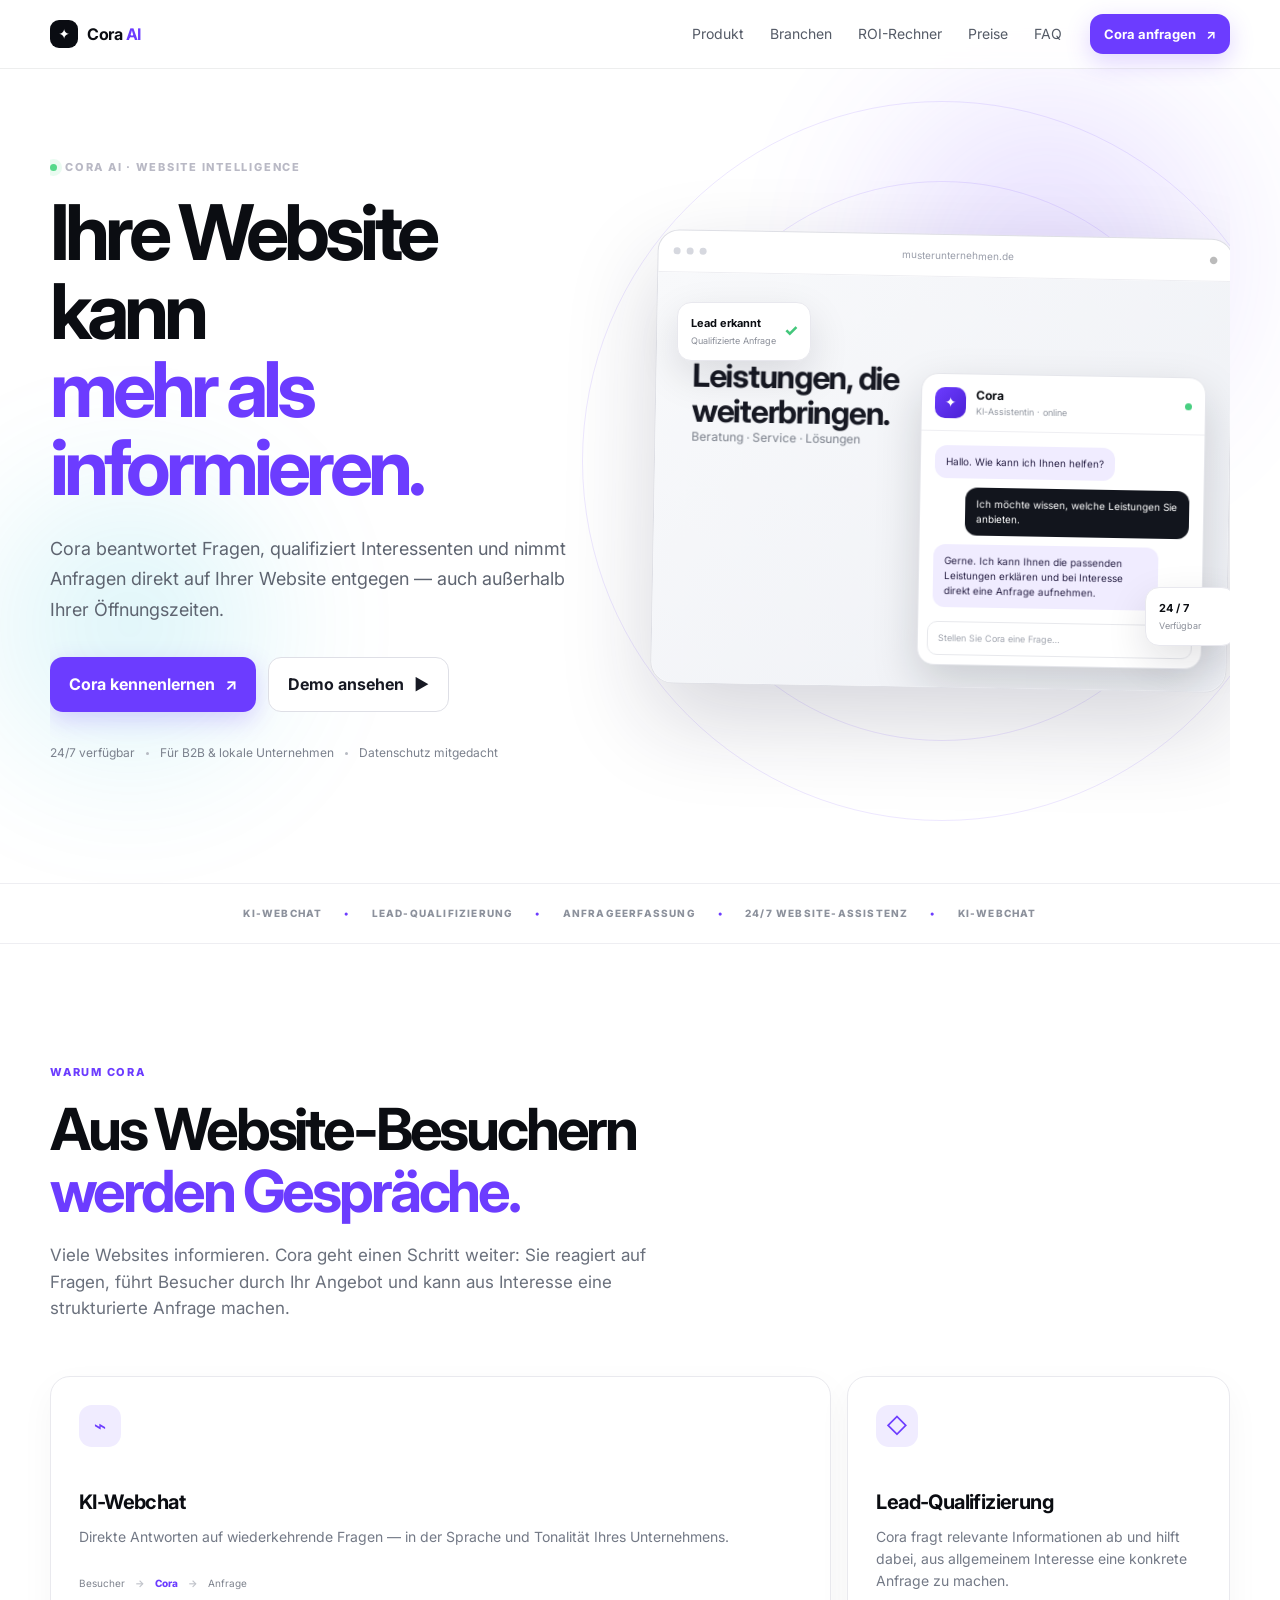
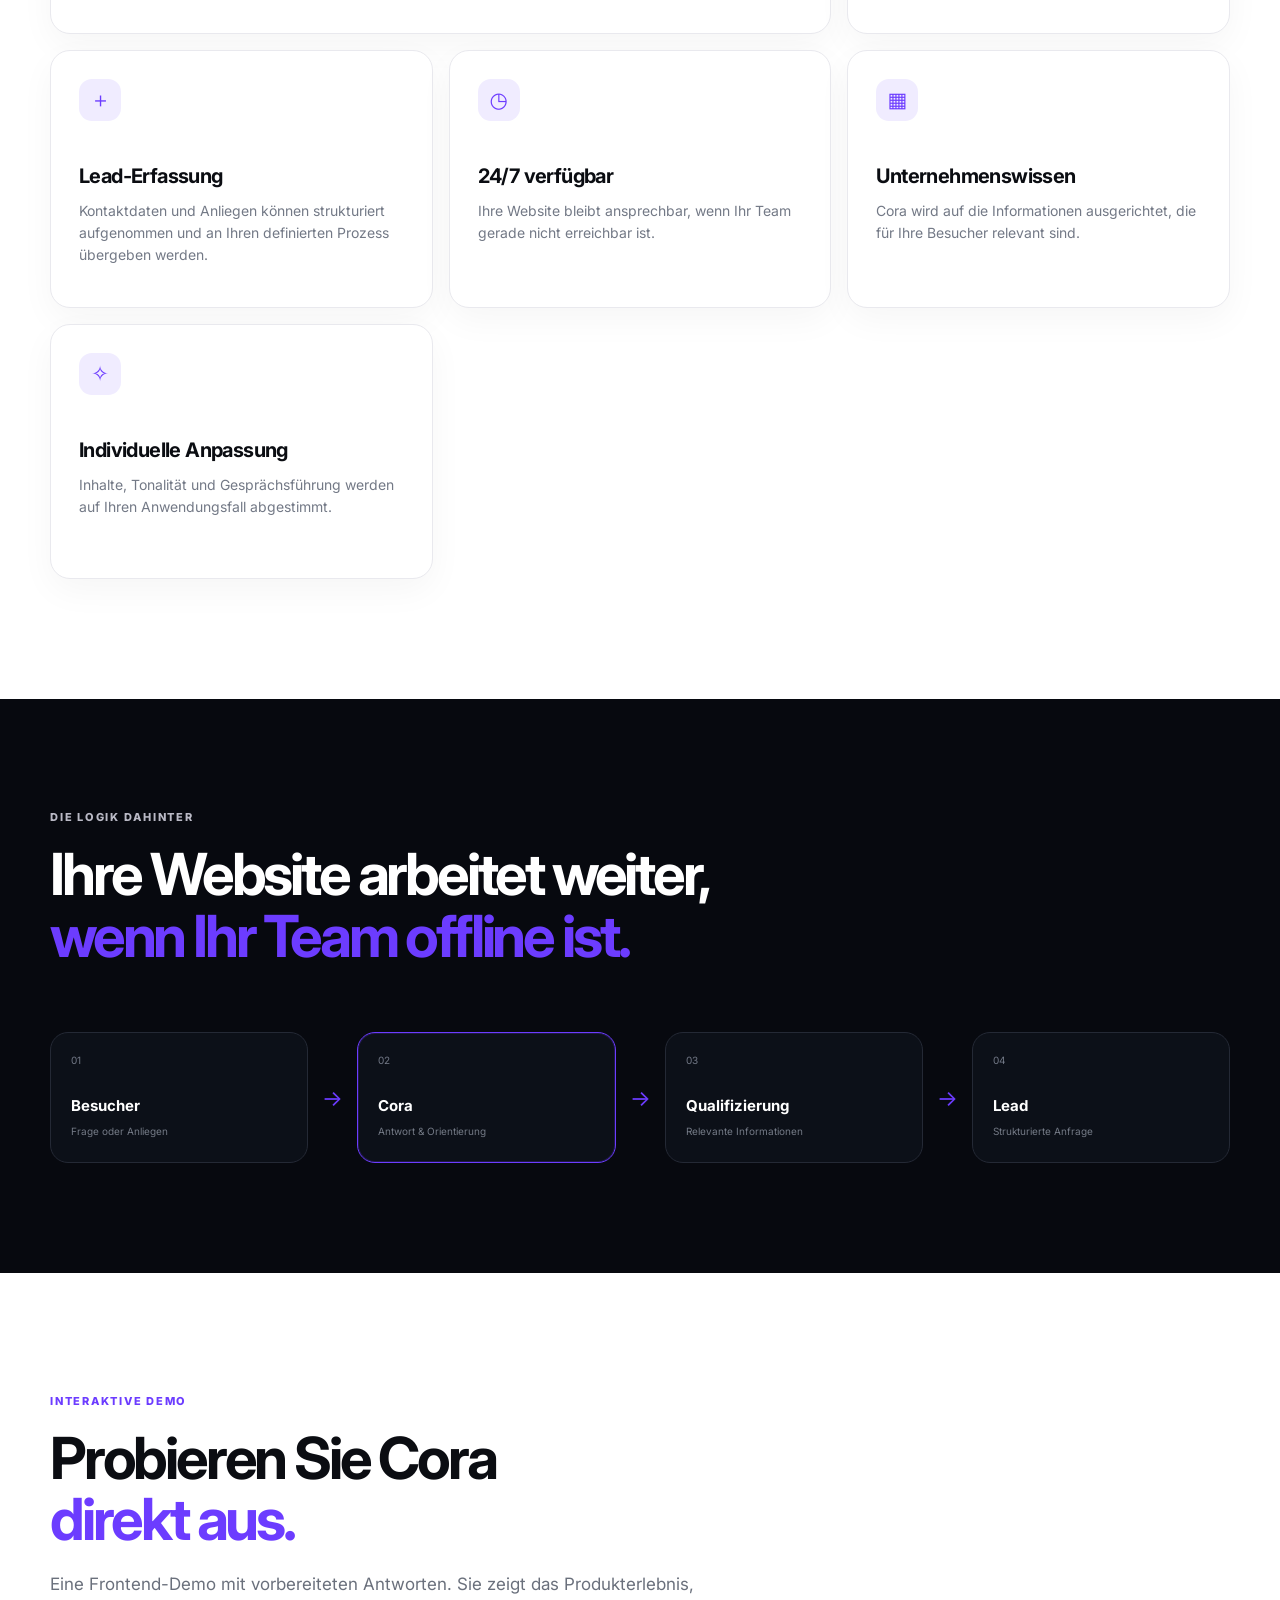
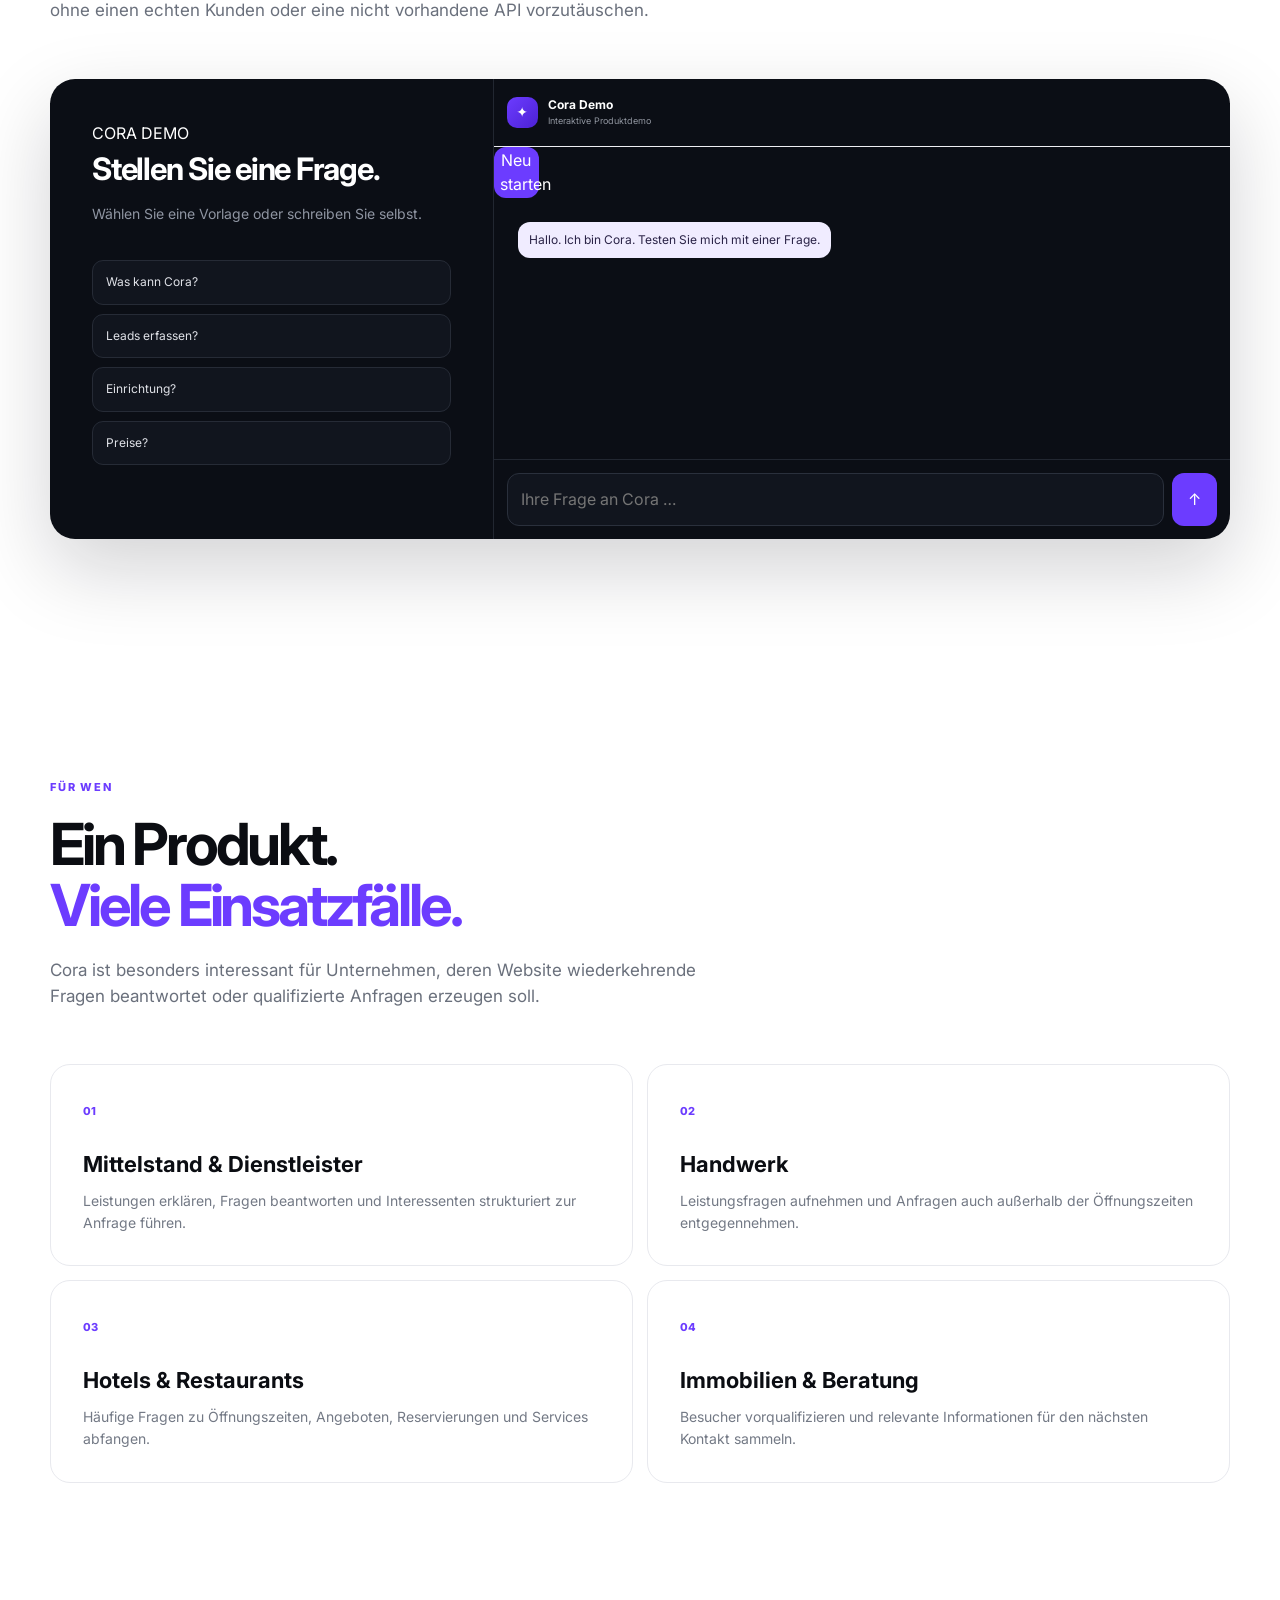
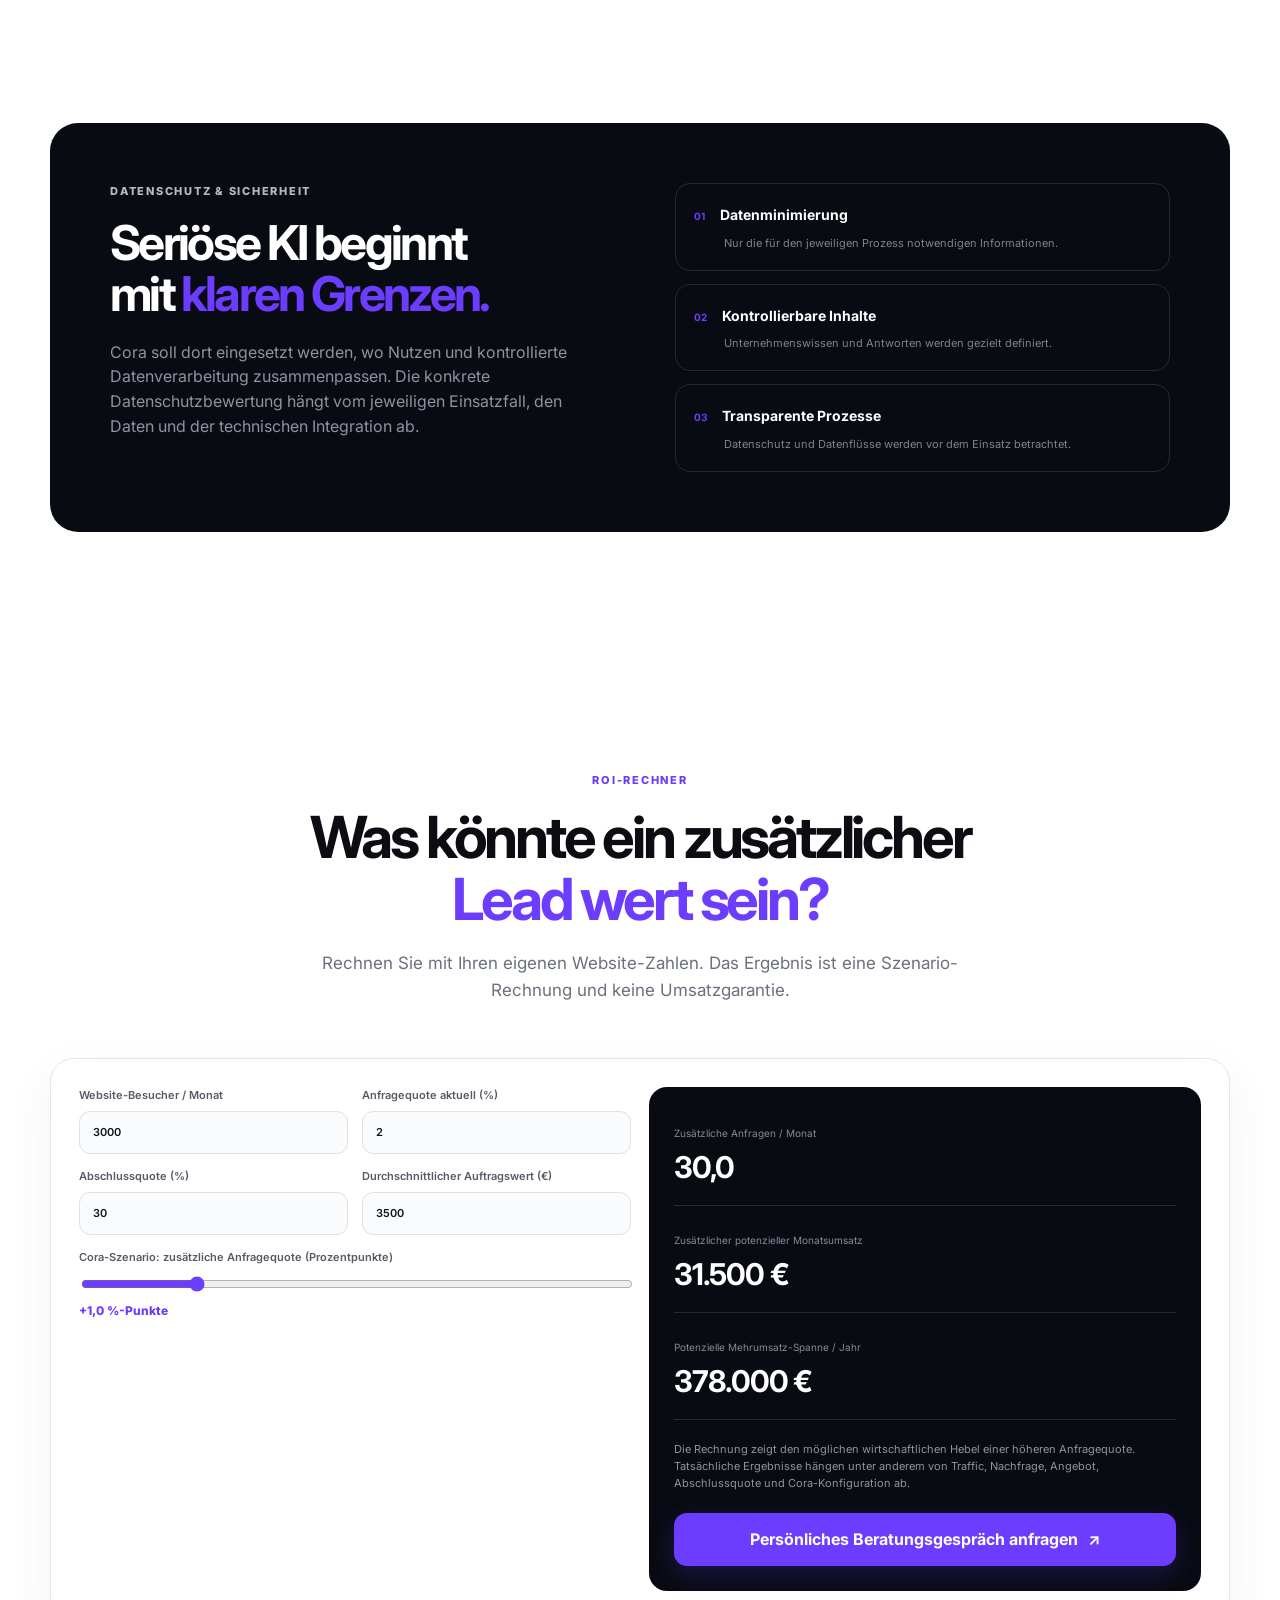
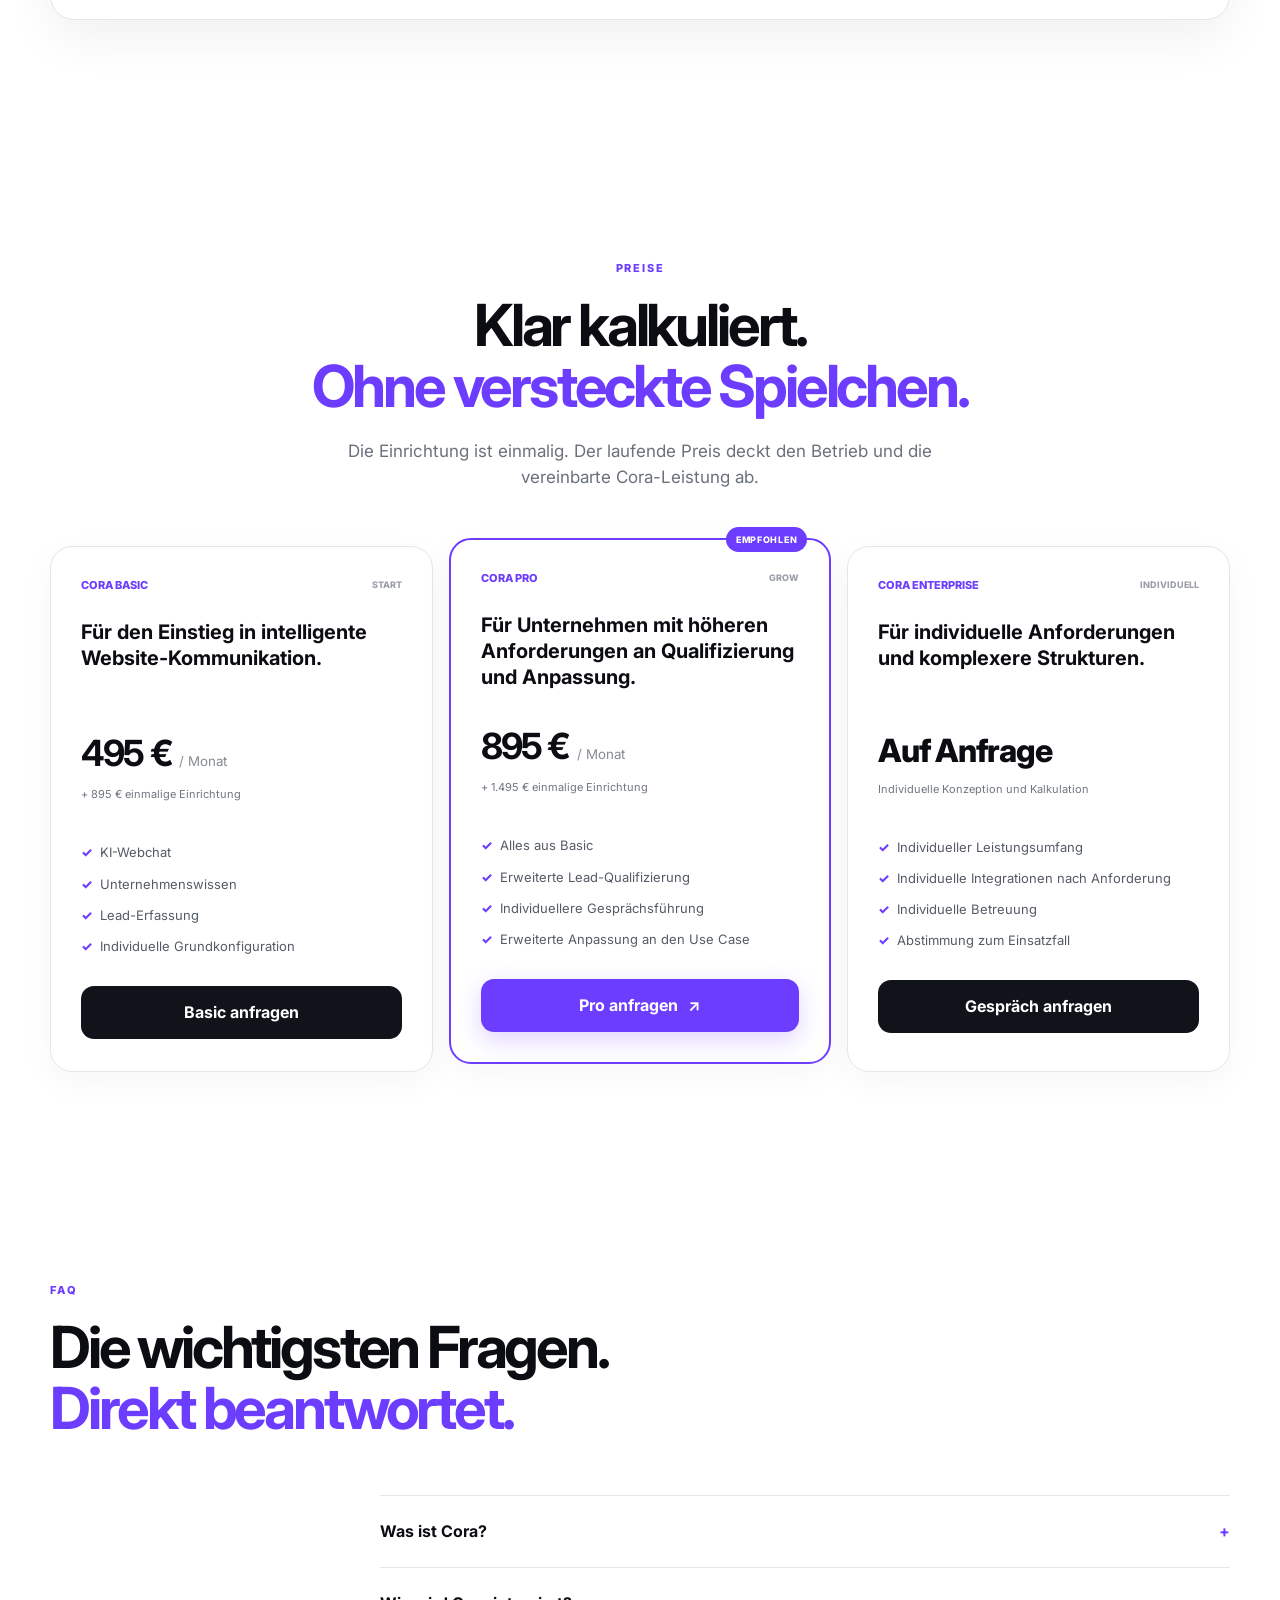
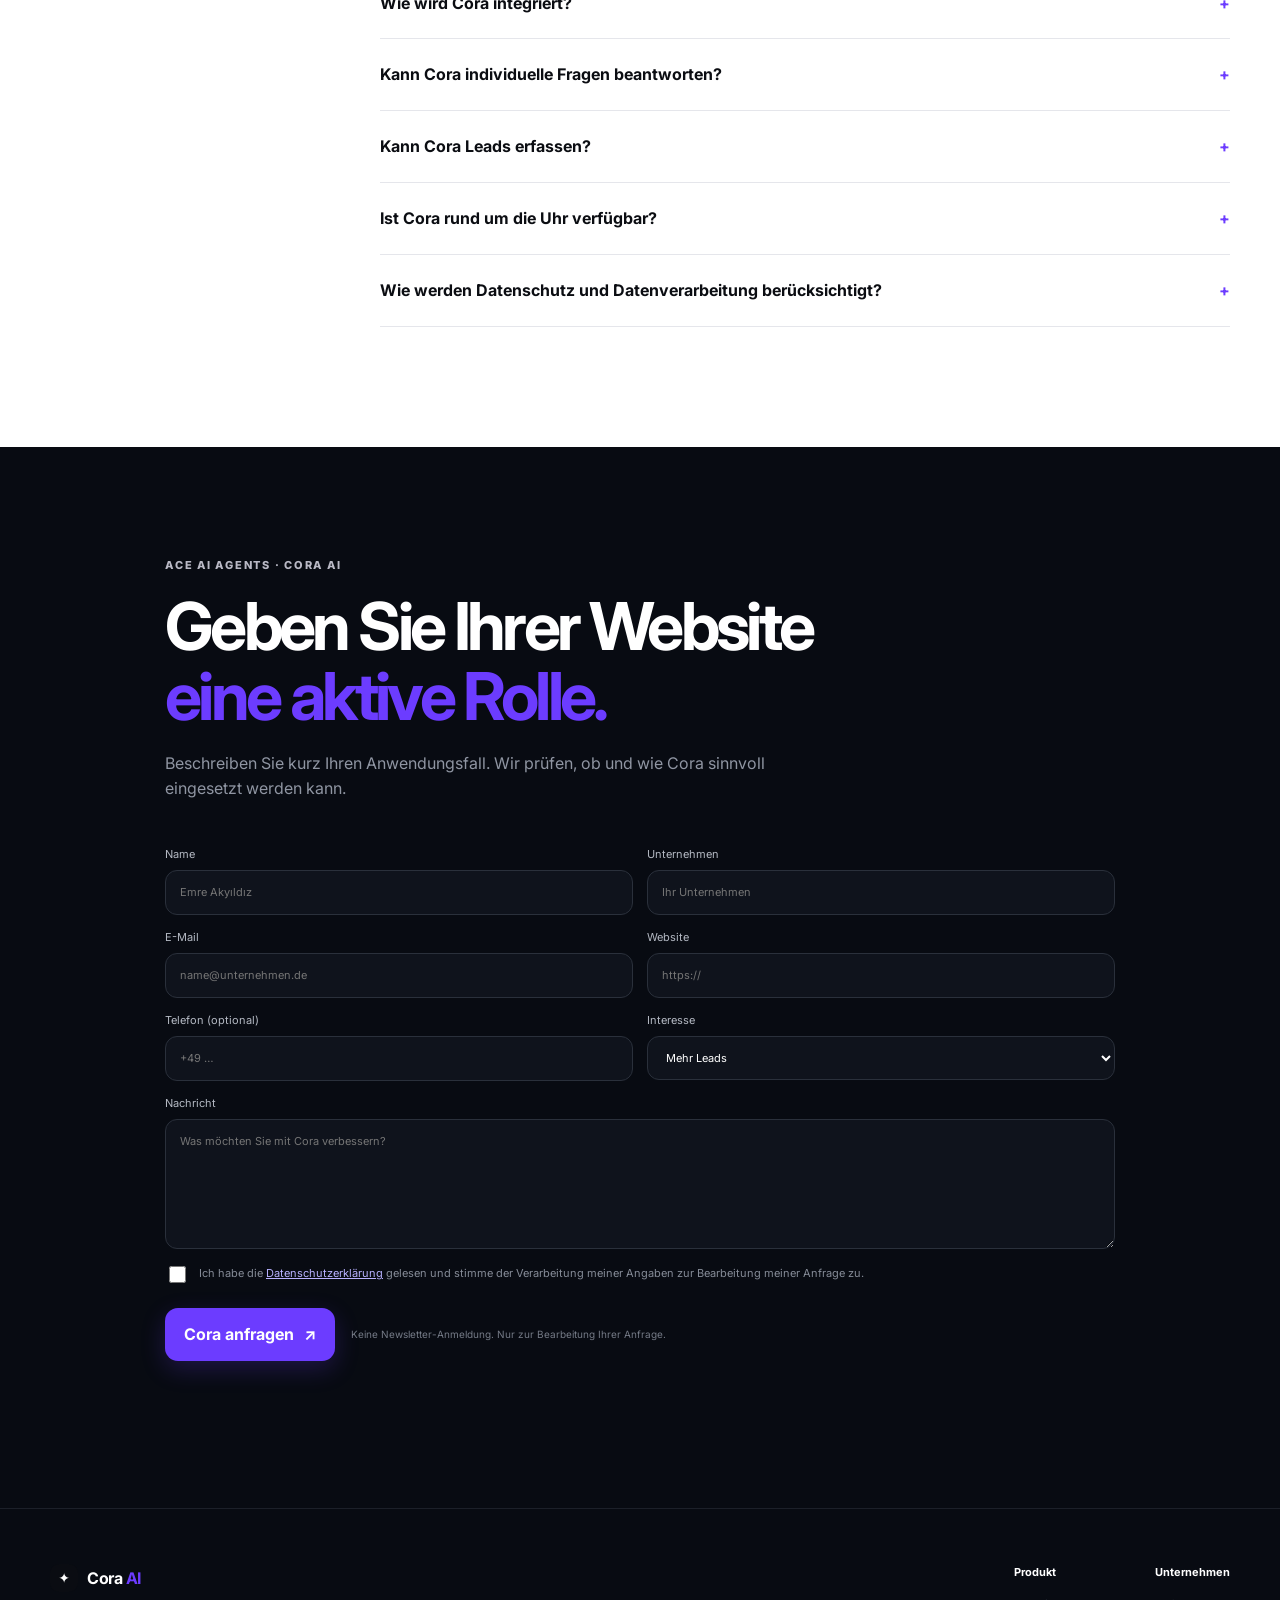
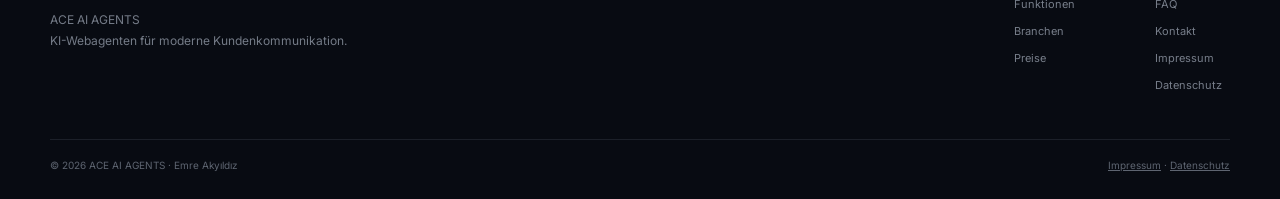
<file: index.html>
<!doctype html>
<html lang="de">
<head>
<meta charset="utf-8">
<meta name="viewport" content="width=device-width,initial-scale=1,viewport-fit=cover">
<meta name="theme-color" content="#07090f">
<meta name="description" content="Cora AI macht Ihre Website zum digitalen Mitarbeiter – KI-Webchat, Lead-Qualifizierung und intelligente Kundenkommunikation für Unternehmen.">
<meta property="og:title" content="Cora AI – Ihre Website kann mehr als informieren.">
<meta property="og:description" content="Cora beantwortet Fragen, qualifiziert Interessenten und nimmt Anfragen direkt auf Ihrer Website entgegen.">
<meta property="og:type" content="website">
<title>Cora AI — ACE AI AGENTS</title>
<link rel="preconnect" href="https://fonts.googleapis.com">
<link rel="preconnect" href="https://fonts.gstatic.com" crossorigin>
<link href="https://fonts.googleapis.com/css2?family=Inter:wght@400;500;600;700;800&display=swap" rel="stylesheet">
<link rel="stylesheet" href="styles.css">
<script type="application/ld+json">{"@context":"https://schema.org","@type":"SoftwareApplication","name":"Cora AI","applicationCategory":"BusinessApplication","description":"KI-Webagent für Website-Kommunikation, Lead-Erfassung und Qualifizierung.","brand":{"@type":"Brand","name":"ACE AI AGENTS"}}</script>
</head>
<body>
<div class="ambient ambient-a"></div><div class="ambient ambient-b"></div>
<header class="nav-wrap"><nav class="nav" aria-label="Hauptnavigation">
<a class="brand" href="#top" aria-label="Cora AI Startseite"><span class="brand-mark">✦</span><span>Cora <b>AI</b></span></a>
<div class="nav-links"><a href="#produkt">Produkt</a><a href="#branchen">Branchen</a><a href="#roi">ROI-Rechner</a><a href="#preise">Preise</a><a href="#faq">FAQ</a></div>
<a class="button button-small" href="#kontakt">Cora anfragen <span>↗</span></a>
<button class="menu" id="menuBtn" aria-label="Menü öffnen" aria-expanded="false">☰</button>
</nav><div class="mobile-nav" id="mobileNav"><a href="#produkt">Produkt</a><a href="#branchen">Branchen</a><a href="#roi">ROI-Rechner</a><a href="#preise">Preise</a><a href="#faq">FAQ</a><a href="#kontakt">Cora anfragen</a></div></header>

<main id="top">
<section class="hero section">
<div class="hero-copy">
<div class="eyebrow"><span class="pulse"></span>CORA AI · WEBSITE INTELLIGENCE</div>
<h1>Ihre Website kann<br><span>mehr als informieren.</span></h1>
<p class="hero-lead">Cora beantwortet Fragen, qualifiziert Interessenten und nimmt Anfragen direkt auf Ihrer Website entgegen — auch außerhalb Ihrer Öffnungszeiten.</p>
<div class="cta-row"><a class="button" href="#kontakt">Cora kennenlernen <span>↗</span></a><button class="button button-ghost" data-scroll-demo>Demo ansehen <span>▶</span></button></div>
<div class="micro-trust"><span>24/7 verfügbar</span><i></i><span>Für B2B & lokale Unternehmen</span><i></i><span>Datenschutz mitgedacht</span></div>
</div>
<div class="product-stage" aria-label="Interaktive Cora Demo">
<div class="stage-orbit orbit-1"></div><div class="stage-orbit orbit-2"></div>
<div class="browser">
<div class="browser-bar"><span></span><span></span><span></span><label>musterunternehmen.de</label><em>●</em></div>
<div class="browser-body"><div class="site-placeholder"><small>MUSTERUNTERNEHMEN</small><strong>Leistungen, die<br>weiterbringen.</strong><p>Beratung · Service · Lösungen</p></div>
<div class="chat-window">
<div class="chat-head"><div class="cora-avatar">✦</div><div><b>Cora</b><small>KI-Assistentin · online</small></div><span class="online"></span></div>
<div class="chat-body" id="heroChat"><div class="msg cora">Hallo. Wie kann ich Ihnen helfen?</div><div class="msg user">Ich möchte wissen, welche Leistungen Sie anbieten.</div><div class="msg cora">Gerne. Ich kann Ihnen die passenden Leistungen erklären und bei Interesse direkt eine Anfrage aufnehmen.</div></div>
<div class="chat-input">Stellen Sie Cora eine Frage… <span>↑</span></div>
</div></div></div>
<div class="float-card fc-one"><b>Lead erkannt</b><small>Qualifizierte Anfrage</small><span>✓</span></div>
<div class="float-card fc-two"><b>24 / 7</b><small>Verfügbar</small></div>
</div>
</section>

<section class="ticker"><div>KI-WEBCHAT</div><span>•</span><div>LEAD-QUALIFIZIERUNG</div><span>•</span><div>ANFRAGEERFASSUNG</div><span>•</span><div>24/7 WEBSITE-ASSISTENZ</div><span>•</span><div>KI-WEBCHAT</div></section>

<section class="section section-light" id="produkt">
<div class="section-intro"><div class="eyebrow dark">WARUM CORA</div><h2>Aus Website-Besuchern<br><span>werden Gespräche.</span></h2><p>Viele Websites informieren. Cora geht einen Schritt weiter: Sie reagiert auf Fragen, führt Besucher durch Ihr Angebot und kann aus Interesse eine strukturierte Anfrage machen.</p></div>
<div class="feature-grid">
<article class="feature-card feature-large"><div class="feature-icon">⌁</div><h3>KI-Webchat</h3><p>Direkte Antworten auf wiederkehrende Fragen — in der Sprache und Tonalität Ihres Unternehmens.</p><div class="mini-chat"><span>Besucher</span><b>→</b><span class="mini-purple">Cora</span><b>→</b><span>Anfrage</span></div></article>
<article class="feature-card"><div class="feature-icon">◇</div><h3>Lead-Qualifizierung</h3><p>Cora fragt relevante Informationen ab und hilft dabei, aus allgemeinem Interesse eine konkrete Anfrage zu machen.</p></article>
<article class="feature-card"><div class="feature-icon">＋</div><h3>Lead-Erfassung</h3><p>Kontaktdaten und Anliegen können strukturiert aufgenommen und an Ihren definierten Prozess übergeben werden.</p></article>
<article class="feature-card"><div class="feature-icon">◷</div><h3>24/7 verfügbar</h3><p>Ihre Website bleibt ansprechbar, wenn Ihr Team gerade nicht erreichbar ist.</p></article>
<article class="feature-card"><div class="feature-icon">▦</div><h3>Unternehmenswissen</h3><p>Cora wird auf die Informationen ausgerichtet, die für Ihre Besucher relevant sind.</p></article>
<article class="feature-card"><div class="feature-icon">✧</div><h3>Individuelle Anpassung</h3><p>Inhalte, Tonalität und Gesprächsführung werden auf Ihren Anwendungsfall abgestimmt.</p></article>
</div></section>

<section class="dark-section">
<div class="section center"><div class="eyebrow">DIE LOGIK DAHINTER</div><h2>Ihre Website arbeitet weiter,<br><span>wenn Ihr Team offline ist.</span></h2>
<div class="flow"><div><small>01</small><b>Besucher</b><span>Frage oder Anliegen</span></div><i>→</i><div class="active"><small>02</small><b>Cora</b><span>Antwort & Orientierung</span></div><i>→</i><div><small>03</small><b>Qualifizierung</b><span>Relevante Informationen</span></div><i>→</i><div><small>04</small><b>Lead</b><span>Strukturierte Anfrage</span></div></div>
</div></section>

<section class="section section-light" id="demo">
<div class="section-intro"><div class="eyebrow dark">INTERAKTIVE DEMO</div><h2>Probieren Sie Cora<br><span>direkt aus.</span></h2><p>Eine Frontend-Demo mit vorbereiteten Antworten. Sie zeigt das Produkterlebnis, ohne einen echten Kunden oder eine nicht vorhandene API vorzutäuschen.</p></div>
<div class="demo-box"><div class="demo-side"><div class="demo-label">CORA DEMO</div><h3>Stellen Sie eine Frage.</h3><p>Wählen Sie eine Vorlage oder schreiben Sie selbst.</p><div class="presets"><button data-prompt="Was kann Cora für mein Unternehmen tun?">Was kann Cora?</button><button data-prompt="Kann Cora Leads erfassen?">Leads erfassen?</button><button data-prompt="Wie läuft die Einrichtung ab?">Einrichtung?</button><button data-prompt="Was kostet Cora?">Preise?</button></div></div>
<div class="demo-chat"><div class="chat-head"><div class="cora-avatar">✦</div><div><b>Cora Demo</b><small>Interaktive Produktdemo</small></div></div><button type="button" id="demoReset" class="demo-reset" aria-label="Demo zurücksetzen">Neu starten</button><div class="demo-messages" id="demoMessages"><div class="msg cora">Hallo. Ich bin Cora. Testen Sie mich mit einer Frage.</div></div><div id="demoForm" class="demo-form" role="group" aria-label="Cora Frage senden"><input id="demoInput" autocomplete="off" placeholder="Ihre Frage an Cora …" aria-label="Frage an Cora"><button type="button" id="demoSend" aria-label="Frage senden">↑</button></div></div></div>
</section>

<section class="section section-light" id="branchen">
<div class="section-intro"><div class="eyebrow dark">FÜR WEN</div><h2>Ein Produkt.<br><span>Viele Einsatzfälle.</span></h2><p>Cora ist besonders interessant für Unternehmen, deren Website wiederkehrende Fragen beantwortet oder qualifizierte Anfragen erzeugen soll.</p></div>
<div class="industry-grid"><article><span>01</span><h3>Mittelstand & Dienstleister</h3><p>Leistungen erklären, Fragen beantworten und Interessenten strukturiert zur Anfrage führen.</p></article><article><span>02</span><h3>Handwerk</h3><p>Leistungsfragen aufnehmen und Anfragen auch außerhalb der Öffnungszeiten entgegennehmen.</p></article><article><span>03</span><h3>Hotels & Restaurants</h3><p>Häufige Fragen zu Öffnungszeiten, Angeboten, Reservierungen und Services abfangen.</p></article><article><span>04</span><h3>Immobilien & Beratung</h3><p>Besucher vorqualifizieren und relevante Informationen für den nächsten Kontakt sammeln.</p></article></div>
</section>

<section class="section security"><div class="security-panel"><div><div class="eyebrow">DATENSCHUTZ & SICHERHEIT</div><h2>Seriöse KI beginnt<br>mit <span>klaren Grenzen.</span></h2><p>Cora soll dort eingesetzt werden, wo Nutzen und kontrollierte Datenverarbeitung zusammenpassen. Die konkrete Datenschutzbewertung hängt vom jeweiligen Einsatzfall, den Daten und der technischen Integration ab.</p></div><div class="security-list"><div><b>01</b><strong>Datenminimierung</strong><span>Nur die für den jeweiligen Prozess notwendigen Informationen.</span></div><div><b>02</b><strong>Kontrollierbare Inhalte</strong><span>Unternehmenswissen und Antworten werden gezielt definiert.</span></div><div><b>03</b><strong>Transparente Prozesse</strong><span>Datenschutz und Datenflüsse werden vor dem Einsatz betrachtet.</span></div></div></div></section>

<section class="section section-light" id="roi">
<div class="section-intro center"><div class="eyebrow dark">ROI-RECHNER</div><h2>Was könnte ein zusätzlicher<br><span>Lead wert sein?</span></h2><p>Rechnen Sie mit Ihren eigenen Website-Zahlen. Das Ergebnis ist eine Szenario-Rechnung und keine Umsatzgarantie.</p></div>
<div class="roi-box">
<div class="roi-inputs">
<label>Website-Besucher / Monat<input id="roiVisitors" type="number" min="0" value="3000"></label>
<label>Anfragequote aktuell (%)<input id="roiRate" type="number" min="0" max="100" step="0.1" value="2"></label>
<label>Abschlussquote (%)<input id="roiClose" type="number" min="0" max="100" step="0.1" value="30"></label>
<label>Durchschnittlicher Auftragswert (€)<input id="roiValue" type="number" min="0" value="3500"></label>
<label>Cora-Szenario: zusätzliche Anfragequote (Prozentpunkte)<input id="roiLift" type="range" min="0" max="5" step="0.1" value="1"><output id="roiLiftValue">+1,0 %-Punkte</output></label>
</div>
<div class="roi-result">
<div><small>Zusätzliche Anfragen / Monat</small><strong id="roiLeads">30</strong></div>
<div><small>Zusätzlicher potenzieller Monatsumsatz</small><strong id="roiRevenue">31.500 €</strong></div>
<div><small>Potenzielle Mehrumsatz-Spanne / Jahr</small><strong id="roiYear">378.000 €</strong></div>
<p>Die Rechnung zeigt den möglichen wirtschaftlichen Hebel einer höheren Anfragequote. Tatsächliche Ergebnisse hängen unter anderem von Traffic, Nachfrage, Angebot, Abschlussquote und Cora-Konfiguration ab.</p>
<a class="button" href="#kontakt" id="roiCta">Persönliches Beratungsgespräch anfragen <span>↗</span></a>
</div>
</div>
</section>

<section class="section section-light" id="preise"><div class="section-intro center"><div class="eyebrow dark">PREISE</div><h2>Klar kalkuliert.<br><span>Ohne versteckte Spielchen.</span></h2><p>Die Einrichtung ist einmalig. Der laufende Preis deckt den Betrieb und die vereinbarte Cora-Leistung ab.</p></div>
<div class="pricing-grid"><article class="price-card"><div class="price-top"><span>CORA BASIC</span><em>START</em></div><h3>Für den Einstieg in intelligente Website-Kommunikation.</h3><div class="price"><strong>495 €</strong><small>/ Monat</small></div><p class="setup">+ 895 € einmalige Einrichtung</p><ul><li>KI-Webchat</li><li>Unternehmenswissen</li><li>Lead-Erfassung</li><li>Individuelle Grundkonfiguration</li></ul><a href="#kontakt" class="button button-dark">Basic anfragen</a></article>
<article class="price-card featured"><div class="popular">EMPFOHLEN</div><div class="price-top"><span>CORA PRO</span><em>GROW</em></div><h3>Für Unternehmen mit höheren Anforderungen an Qualifizierung und Anpassung.</h3><div class="price"><strong>895 €</strong><small>/ Monat</small></div><p class="setup">+ 1.495 € einmalige Einrichtung</p><ul><li>Alles aus Basic</li><li>Erweiterte Lead-Qualifizierung</li><li>Individuellere Gesprächsführung</li><li>Erweiterte Anpassung an den Use Case</li></ul><a href="#kontakt" class="button">Pro anfragen <span>↗</span></a></article>
<article class="price-card"><div class="price-top"><span>CORA ENTERPRISE</span><em>INDIVIDUELL</em></div><h3>Für individuelle Anforderungen und komplexere Strukturen.</h3><div class="price custom">Auf Anfrage</div><p class="setup">Individuelle Konzeption und Kalkulation</p><ul><li>Individueller Leistungsumfang</li><li>Individuelle Integrationen nach Anforderung</li><li>Individuelle Betreuung</li><li>Abstimmung zum Einsatzfall</li></ul><a href="#kontakt" class="button button-dark">Gespräch anfragen</a></article></div></section>

<section class="section faq-section" id="faq"><div class="section-intro"><div class="eyebrow dark">FAQ</div><h2>Die wichtigsten Fragen.<br><span>Direkt beantwortet.</span></h2></div><div class="faq-list">
<details><summary>Was ist Cora?<span>+</span></summary><p>Cora ist ein KI-Webagent, der Website-Besucher informiert, Fragen beantwortet und – je nach Konfiguration – Anfragen und Leads strukturiert aufnehmen kann.</p></details>
<details><summary>Wie wird Cora integriert?<span>+</span></summary><p>Die Einbindung wird auf die bestehende Website und den vereinbarten Anwendungsfall abgestimmt. Der konkrete technische Integrationsweg wird bei der Einrichtung festgelegt.</p></details>
<details><summary>Kann Cora individuelle Fragen beantworten?<span>+</span></summary><p>Ja, sofern die benötigten Informationen bereitgestellt und die Antworten entsprechend konfiguriert wurden. Cora sollte nicht als Ersatz für ungeprüfte Unternehmensinformationen eingesetzt werden.</p></details>
<details><summary>Kann Cora Leads erfassen?<span>+</span></summary><p>Die Lead-Erfassung ist Bestandteil der angebotenen Pakete. Welche Daten erfasst werden und wohin sie übergeben werden, wird für den jeweiligen Prozess definiert.</p></details>
<details><summary>Ist Cora rund um die Uhr verfügbar?<span>+</span></summary><p>Der Webagent kann grundsätzlich außerhalb Ihrer Öffnungszeiten auf der Website erreichbar sein. Verfügbarkeit und technische Betriebsbedingungen werden im jeweiligen Setup vereinbart.</p></details>
<details><summary>Wie werden Datenschutz und Datenverarbeitung berücksichtigt?<span>+</span></summary><p>Datenschutz wird im jeweiligen Einsatzfall berücksichtigt. Entscheidend sind unter anderem die verarbeiteten Daten, Anbieter, Speicherorte, Auftragsverarbeitung und die konkrete Einbindung. Eine pauschale Rechtsgarantie ersetzt keine individuelle Prüfung.</p></details>
</div></section>

<section class="cta-section" id="kontakt"><div class="cta-inner"><div class="eyebrow">ACE AI AGENTS · CORA AI</div><h2>Geben Sie Ihrer Website<br><span>eine aktive Rolle.</span></h2><p>Beschreiben Sie kurz Ihren Anwendungsfall. Wir prüfen, ob und wie Cora sinnvoll eingesetzt werden kann.</p>
<form class="lead-form" id="leadForm" novalidate><div class="form-grid"><label>Name<input required name="name" autocomplete="name" placeholder="Emre Akyıldız"></label><label>Unternehmen<input required name="company" autocomplete="organization" placeholder="Ihr Unternehmen"></label><label>E-Mail<input required type="email" name="email" autocomplete="email" placeholder="name@unternehmen.de"></label><label>Website<input name="website" inputmode="url" placeholder="https://"></label><label>Telefon (optional)<input name="phone" autocomplete="tel" placeholder="+49 …"></label><label>Interesse<select name="interest"><option>Mehr Leads</option><option>Weniger Standardfragen</option><option>24/7-Erreichbarkeit</option><option>Kundenservice</option><option>Termin-/Anfrageaufnahme</option><option>Sonstiges</option></select></label></div><label>Nachricht<textarea required name="message" rows="5" placeholder="Was möchten Sie mit Cora verbessern?"></textarea></label><div class="consent-row"><input id="privacyConsent" type="checkbox" required name="privacy_consent" value="yes"><label for="privacyConsent">Ich habe die <a href="datenschutz.html">Datenschutzerklärung</a> gelesen und stimme der Verarbeitung meiner Angaben zur Bearbeitung meiner Anfrage zu.</label></div>
<div class="honeypot" aria-hidden="true"><label>Website<input name="website_check" tabindex="-1" autocomplete="off"></label></div>
<div class="form-bottom"><button class="button" type="submit">Cora anfragen <span>↗</span></button><small>Keine Newsletter-Anmeldung. Nur zur Bearbeitung Ihrer Anfrage.</small></div><p class="form-status" id="formStatus" role="status"></p></form></div></section>
</main>

<footer><div class="footer-main"><div><a class="brand" href="#top"><span class="brand-mark">✦</span><span>Cora <b>AI</b></span></a><p>ACE AI AGENTS<br>KI-Webagenten für moderne Kundenkommunikation.</p></div><div class="footer-links"><div><b>Produkt</b><a href="#produkt">Funktionen</a><a href="#branchen">Branchen</a><a href="#preise">Preise</a></div><div><b>Unternehmen</b><a href="#faq">FAQ</a><a href="#kontakt">Kontakt</a><a href="impressum.html">Impressum</a><a href="datenschutz.html">Datenschutz</a></div></div></div><div class="footer-bottom"><span>© 2026 ACE AI AGENTS · Emre Akyıldız</span><span><a href="impressum.html">Impressum</a> · <a href="datenschutz.html">Datenschutz</a></span></div></footer>
<script src="app.js?v=20260925-17"></script>

</body></html>
</file>
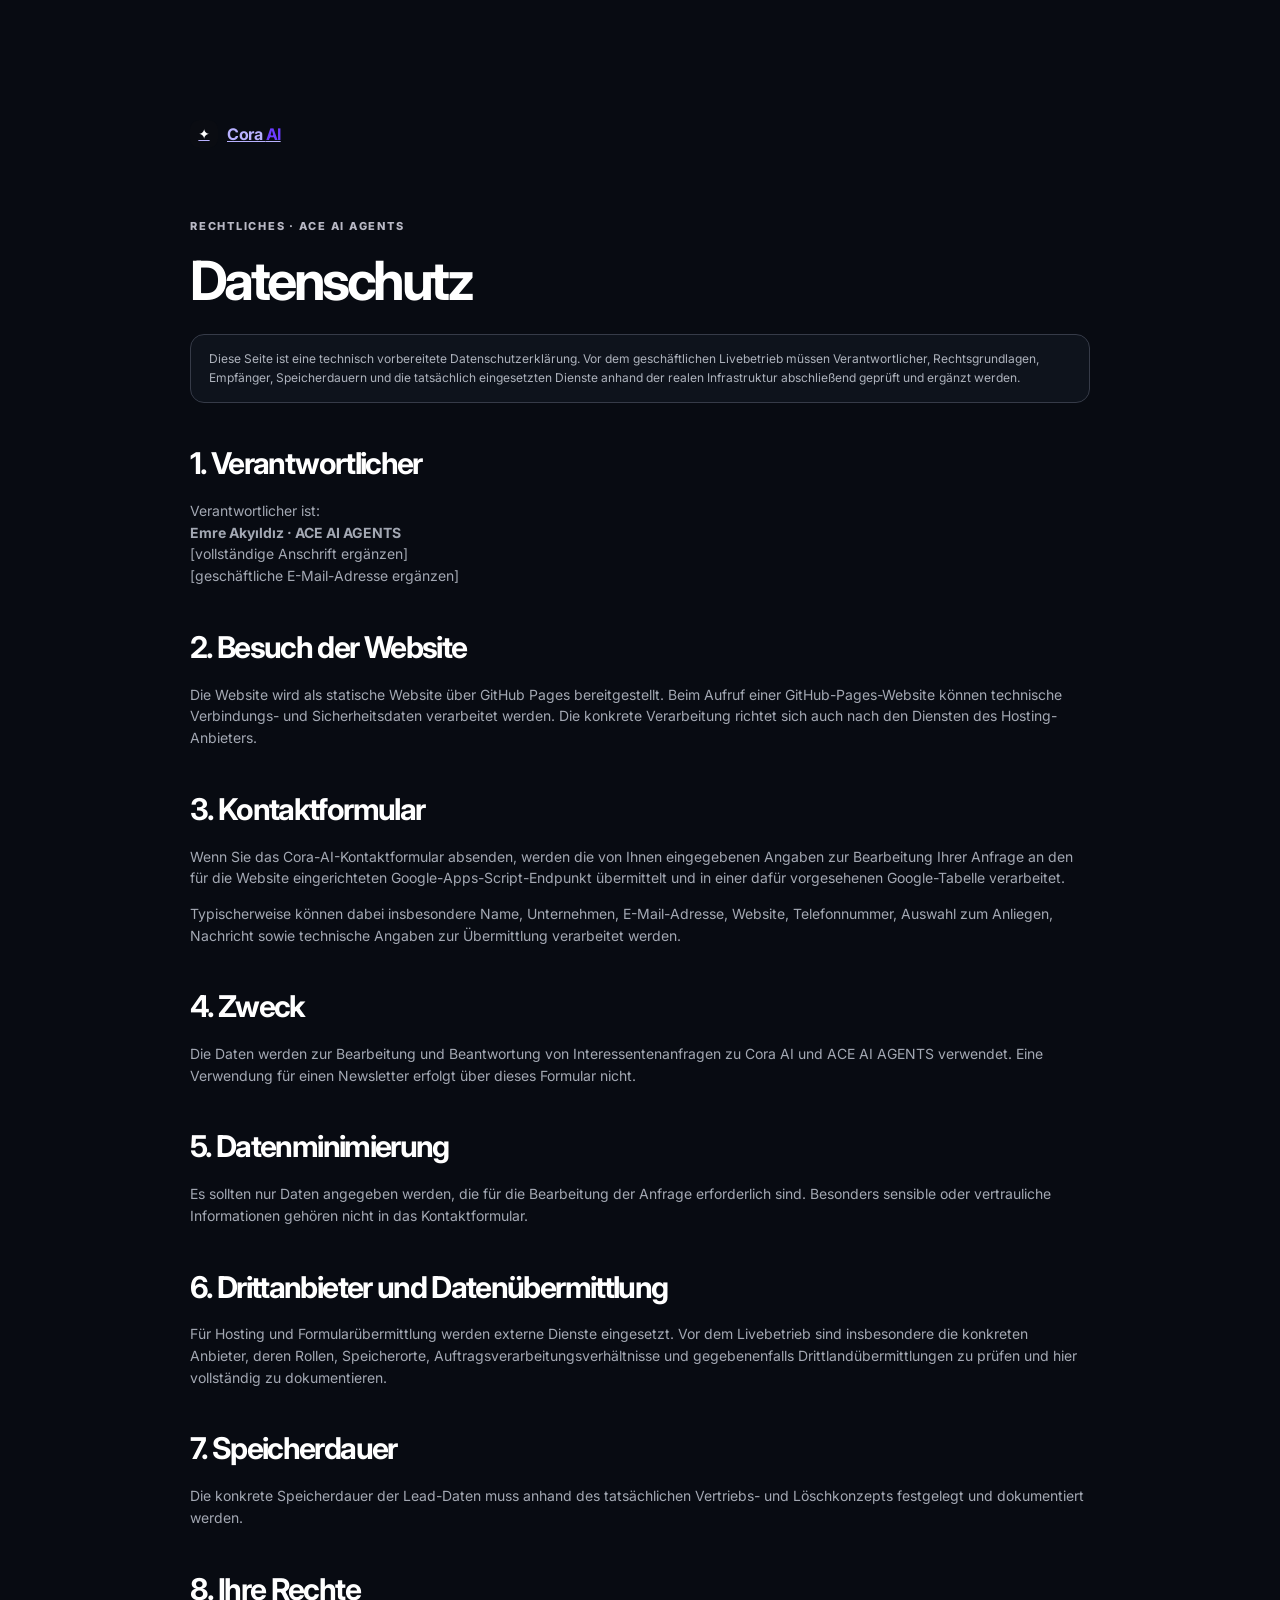
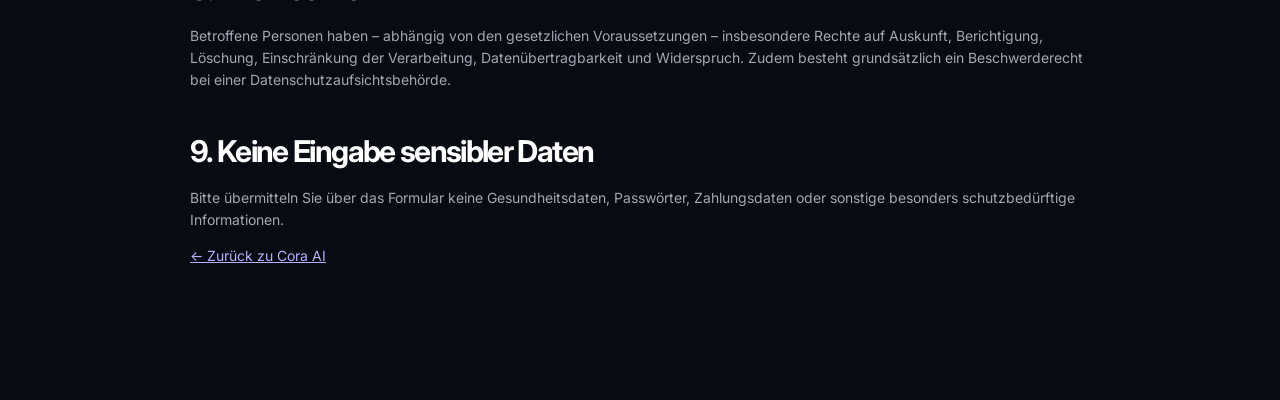
<file: datenschutz.html>
<!doctype html><html lang="de"><head><meta charset="utf-8"><meta name="viewport" content="width=device-width,initial-scale=1"><meta name="robots" content="noindex"><title>Datenschutz — Cora AI</title><link rel="stylesheet" href="styles.css"></head><body class="legal-page"><main class="section"><a class="brand" href="index.html"><span class="brand-mark">✦</span><span>Cora <b>AI</b></span></a><div style="margin-top:70px"><div class="eyebrow">RECHTLICHES · ACE AI AGENTS</div><h1>Datenschutz</h1><div class="notice">Diese Seite ist eine technisch vorbereitete Datenschutzerklärung. Vor dem geschäftlichen Livebetrieb müssen Verantwortlicher, Rechtsgrundlagen, Empfänger, Speicherdauern und die tatsächlich eingesetzten Dienste anhand der realen Infrastruktur abschließend geprüft und ergänzt werden.</div><h2>1. Verantwortlicher</h2><p>Verantwortlicher ist:<br><strong>Emre Akyıldız · ACE AI AGENTS</strong><br>[vollständige Anschrift ergänzen]<br>[geschäftliche E-Mail-Adresse ergänzen]</p><h2>2. Besuch der Website</h2><p>Die Website wird als statische Website über GitHub Pages bereitgestellt. Beim Aufruf einer GitHub-Pages-Website können technische Verbindungs- und Sicherheitsdaten verarbeitet werden. Die konkrete Verarbeitung richtet sich auch nach den Diensten des Hosting-Anbieters.</p><h2>3. Kontaktformular</h2><p>Wenn Sie das Cora-AI-Kontaktformular absenden, werden die von Ihnen eingegebenen Angaben zur Bearbeitung Ihrer Anfrage an den für die Website eingerichteten Google-Apps-Script-Endpunkt übermittelt und in einer dafür vorgesehenen Google-Tabelle verarbeitet.</p><p>Typischerweise können dabei insbesondere Name, Unternehmen, E-Mail-Adresse, Website, Telefonnummer, Auswahl zum Anliegen, Nachricht sowie technische Angaben zur Übermittlung verarbeitet werden.</p><h2>4. Zweck</h2><p>Die Daten werden zur Bearbeitung und Beantwortung von Interessentenanfragen zu Cora AI und ACE AI AGENTS verwendet. Eine Verwendung für einen Newsletter erfolgt über dieses Formular nicht.</p><h2>5. Datenminimierung</h2><p>Es sollten nur Daten angegeben werden, die für die Bearbeitung der Anfrage erforderlich sind. Besonders sensible oder vertrauliche Informationen gehören nicht in das Kontaktformular.</p><h2>6. Drittanbieter und Datenübermittlung</h2><p>Für Hosting und Formularübermittlung werden externe Dienste eingesetzt. Vor dem Livebetrieb sind insbesondere die konkreten Anbieter, deren Rollen, Speicherorte, Auftragsverarbeitungsverhältnisse und gegebenenfalls Drittlandübermittlungen zu prüfen und hier vollständig zu dokumentieren.</p><h2>7. Speicherdauer</h2><p>Die konkrete Speicherdauer der Lead-Daten muss anhand des tatsächlichen Vertriebs- und Löschkonzepts festgelegt und dokumentiert werden.</p><h2>8. Ihre Rechte</h2><p>Betroffene Personen haben – abhängig von den gesetzlichen Voraussetzungen – insbesondere Rechte auf Auskunft, Berichtigung, Löschung, Einschränkung der Verarbeitung, Datenübertragbarkeit und Widerspruch. Zudem besteht grundsätzlich ein Beschwerderecht bei einer Datenschutzaufsichtsbehörde.</p><h2>9. Keine Eingabe sensibler Daten</h2><p>Bitte übermitteln Sie über das Formular keine Gesundheitsdaten, Passwörter, Zahlungsdaten oder sonstige besonders schutzbedürftige Informationen.</p><p><a href="index.html">← Zurück zu Cora AI</a></p></div></main></body></html>
</file>
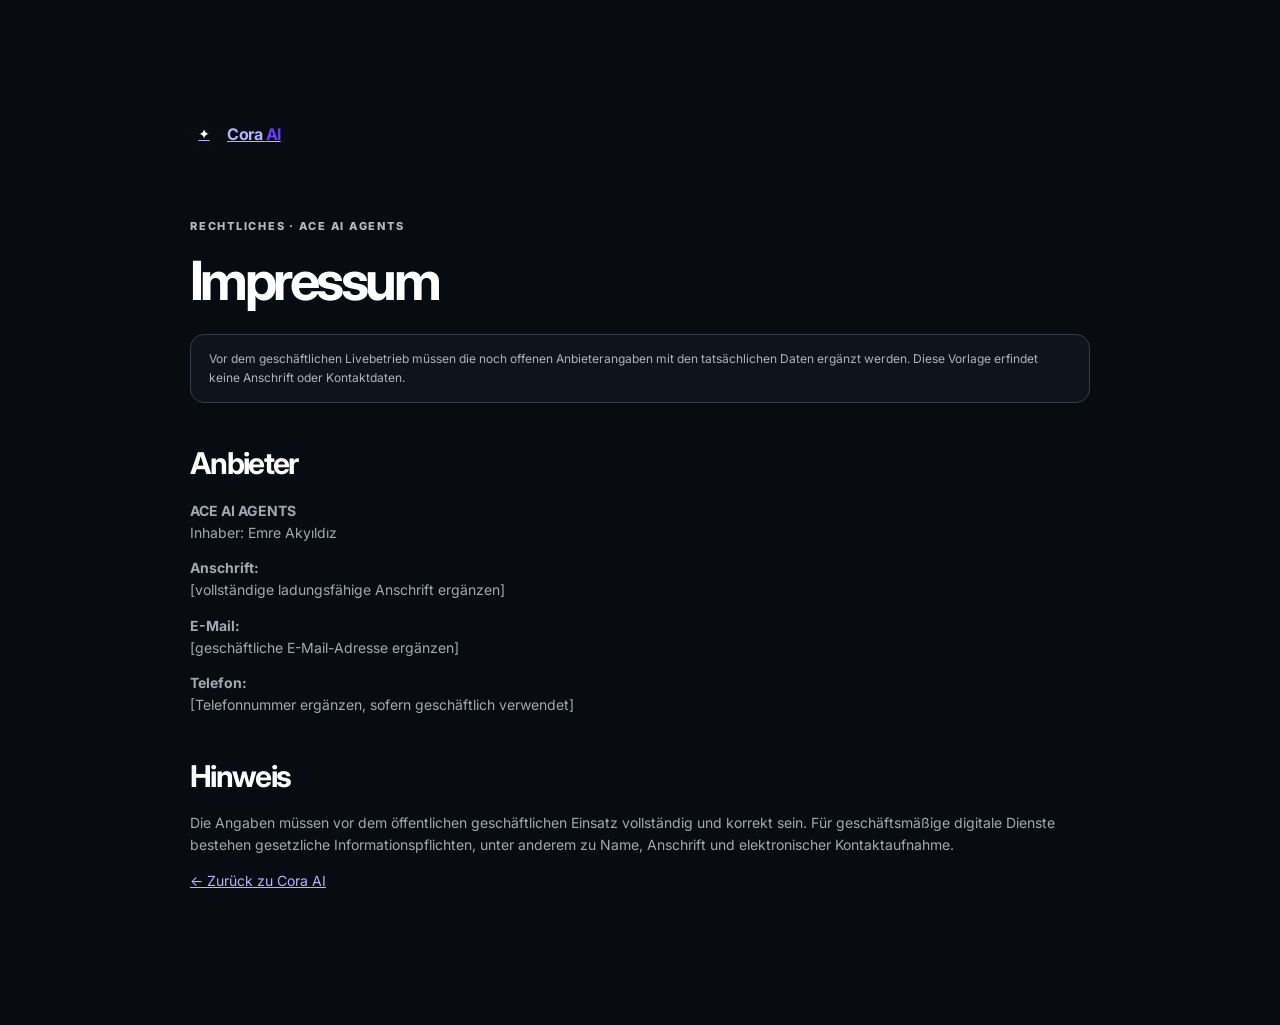
<file: impressum.html>
<!doctype html><html lang="de"><head><meta charset="utf-8"><meta name="viewport" content="width=device-width,initial-scale=1"><meta name="robots" content="noindex"><title>Impressum — Cora AI</title><link rel="stylesheet" href="styles.css"></head><body class="legal-page"><main class="section"><a class="brand" href="index.html"><span class="brand-mark">✦</span><span>Cora <b>AI</b></span></a><div style="margin-top:70px"><div class="eyebrow">RECHTLICHES · ACE AI AGENTS</div><h1>Impressum</h1><div class="notice">Vor dem geschäftlichen Livebetrieb müssen die noch offenen Anbieterangaben mit den tatsächlichen Daten ergänzt werden. Diese Vorlage erfindet keine Anschrift oder Kontaktdaten.</div><h2>Anbieter</h2><p><strong>ACE AI AGENTS</strong><br>Inhaber: Emre Akyıldız</p><p><strong>Anschrift:</strong><br>[vollständige ladungsfähige Anschrift ergänzen]</p><p><strong>E-Mail:</strong><br>[geschäftliche E-Mail-Adresse ergänzen]</p><p><strong>Telefon:</strong><br>[Telefonnummer ergänzen, sofern geschäftlich verwendet]</p><h2>Hinweis</h2><p>Die Angaben müssen vor dem öffentlichen geschäftlichen Einsatz vollständig und korrekt sein. Für geschäftsmäßige digitale Dienste bestehen gesetzliche Informationspflichten, unter anderem zu Name, Anschrift und elektronischer Kontaktaufnahme.</p><p><a href="index.html">← Zurück zu Cora AI</a></p></div></main></body></html>
</file>
<file: styles.css>
@import url('https://fonts.googleapis.com/css2?family=Inter:wght@400;500;600;700;800&display=swap');
:root{--bg:#07090f;--panel:#0d111a;--text:#0b0d12;--muted:#626977;--line:#e8e9ee;--purple:#6c3cff;--purple2:#4c21d5;--white:#fff;--radius:24px;--shadow:0 20px 60px rgba(16,18,30,.10)}
*{box-sizing:border-box}html{scroll-behavior:smooth}body{margin:0;font-family:Inter,system-ui,-apple-system,BlinkMacSystemFont,"Segoe UI",sans-serif;color:var(--text);background:#fff;line-height:1.55;-webkit-font-smoothing:antialiased}a{color:inherit;text-decoration:none}button,input,textarea,select{font:inherit}button{cursor:pointer}img,svg{max-width:100%}.section{width:min(1180px,calc(100% - 40px));margin:auto;padding:120px 0}.section-light{background:#fff}.nav-wrap{position:sticky;top:0;z-index:100;padding:14px 20px;background:rgba(255,255,255,.82);backdrop-filter:blur(18px);border-bottom:1px solid rgba(12,14,20,.07)}.nav{width:min(1180px,100%);margin:auto;display:flex;align-items:center;gap:28px}.brand{display:inline-flex;align-items:center;gap:9px;font-weight:700;letter-spacing:-.03em}.brand b{color:var(--purple)}.brand-mark{display:grid;place-items:center;width:28px;height:28px;border-radius:9px;background:#0a0c12;color:#fff;font-size:14px}.nav-links{display:flex;gap:26px;margin-left:auto;color:#555b67;font-size:14px}.nav-links a:hover,.footer-links a:hover{color:var(--purple)}.button{display:inline-flex;align-items:center;justify-content:center;gap:10px;border:0;border-radius:13px;padding:14px 19px;background:var(--purple);color:#fff;font-weight:700;box-shadow:0 8px 24px rgba(108,60,255,.22);transition:.2s transform,.2s box-shadow,.2s background}.button:hover{transform:translateY(-2px);background:#5d2ef2;box-shadow:0 12px 28px rgba(108,60,255,.28)}.button-small{padding:10px 14px;font-size:13px}.button-ghost{background:#fff;color:#171923;border:1px solid #dedfe6;box-shadow:none}.button-dark{background:#10131a;box-shadow:none}.button-dark:hover{background:#1a1e28}.menu{display:none;margin-left:auto;border:0;background:transparent;font-size:24px}.mobile-nav{display:none}.hero{min-height:720px;display:grid;grid-template-columns:1fr 1.05fr;align-items:center;gap:55px;padding-top:90px;overflow:hidden}.ambient{position:fixed;pointer-events:none;border-radius:50%;filter:blur(80px);opacity:.14;z-index:-1}.ambient-a{width:340px;height:340px;background:#6c3cff;right:5%;top:10%}.ambient-b{width:260px;height:260px;background:#06b6d4;left:0;top:55%}.eyebrow{font-size:11px;letter-spacing:.16em;font-weight:800;color:#b9b9c5;margin-bottom:18px}.eyebrow.dark{color:#6c3cff}.pulse{display:inline-block;width:7px;height:7px;background:#55d98a;border-radius:50%;margin-right:8px;box-shadow:0 0 0 5px rgba(85,217,138,.12)}h1,h2,h3,p{margin-top:0}h1{font-size:clamp(46px,6vw,78px);line-height:1.02;letter-spacing:-.065em;margin-bottom:26px}h1 span,h2 span{color:var(--purple)}.hero-lead{max-width:620px;color:#5e6470;font-size:18px;line-height:1.7}.cta-row{display:flex;gap:12px;flex-wrap:wrap;margin:32px 0}.micro-trust{display:flex;align-items:center;gap:11px;flex-wrap:wrap;color:#7b818d;font-size:12px}.micro-trust i{width:3px;height:3px;border-radius:50%;background:#b6bac2}.product-stage{position:relative;min-height:530px;display:grid;place-items:center}.browser{width:min(610px,100%);border:1px solid #dedfe5;border-radius:22px;background:#fff;box-shadow:0 35px 90px rgba(30,28,60,.18);overflow:hidden;transform:rotate(1deg);position:relative;z-index:2}.browser-bar{height:42px;border-bottom:1px solid #eeeef2;display:flex;align-items:center;gap:6px;padding:0 15px;color:#9a9eaa;font-size:10px}.browser-bar>span{width:7px;height:7px;border-radius:50%;background:#d6d8df}.browser-bar label{margin:auto}.browser-bar em{font-style:normal;color:#bbb}.browser-body{height:410px;background:linear-gradient(135deg,#f8f9fb,#eef0f5);position:relative;padding:45px 36px}.site-placeholder{color:#171923}.site-placeholder small{font-size:8px;letter-spacing:.16em;color:#7a7f89}.site-placeholder strong{display:block;font-size:32px;line-height:1.1;letter-spacing:-.04em;margin-top:15px}.site-placeholder p{font-size:12px;color:#7b808b}.chat-window{position:absolute;right:24px;bottom:22px;width:285px;background:#fff;border:1px solid #e5e6eb;border-radius:17px;box-shadow:0 18px 45px rgba(20,22,30,.17);overflow:hidden}.chat-head{height:57px;display:flex;align-items:center;gap:10px;padding:0 13px;border-bottom:1px solid #eeeef2}.cora-avatar{width:31px;height:31px;border-radius:10px;background:linear-gradient(135deg,#6c3cff,#4c21d5);color:#fff;display:grid;place-items:center;font-size:14px;flex:none}.chat-head b{display:block;font-size:12px}.chat-head small{display:block;color:#9196a0;font-size:9px}.online{margin-left:auto;width:7px;height:7px;background:#48cf81;border-radius:50%}.chat-body,.demo-messages{padding:14px;display:flex;flex-direction:column;gap:9px;min-height:190px}.msg{max-width:88%;padding:9px 11px;border-radius:12px;font-size:10px;line-height:1.5}.msg.cora{align-self:flex-start;background:#f0ecff;color:#2a2347}.msg.user{align-self:flex-end;background:#12151d;color:#fff}.chat-input{margin:0 9px 9px;padding:9px 10px;border:1px solid #e7e8ec;border-radius:10px;color:#a1a5af;font-size:9px}.chat-input span{float:right;color:#6c3cff}.float-card{position:absolute;background:#fff;border:1px solid #e8e8ee;border-radius:14px;padding:12px 34px 12px 13px;box-shadow:0 15px 40px rgba(20,20,30,.12);z-index:3}.float-card b{display:block;font-size:11px}.float-card small{display:block;color:#8a8e98;font-size:9px;margin-top:2px}.float-card span{position:absolute;right:12px;top:15px;color:#43c77b;font-weight:800}.fc-one{left:4%;top:20%}.fc-two{right:-1%;bottom:15%}.stage-orbit{position:absolute;border:1px solid rgba(108,60,255,.12);border-radius:50%}.orbit-1{width:560px;height:560px}.orbit-2{width:720px;height:720px}.ticker{display:flex;justify-content:center;gap:22px;align-items:center;flex-wrap:wrap;padding:22px 20px;border-top:1px solid #eeeef2;border-bottom:1px solid #eeeef2;font-size:10px;letter-spacing:.12em;font-weight:800;color:#8c919c}.ticker span{color:#6c3cff}.section-intro{max-width:740px;margin-bottom:55px}.section-intro.center{margin-left:auto;margin-right:auto;text-align:center}.section-intro h2,h2{font-size:clamp(36px,5vw,58px);line-height:1.06;letter-spacing:-.055em;margin-bottom:20px}.section-intro p{color:#6a707c;font-size:17px;max-width:650px}.section-intro.center p{margin-left:auto;margin-right:auto}.feature-grid{display:grid;grid-template-columns:repeat(3,1fr);gap:16px}.feature-card{min-height:255px;padding:28px;border:1px solid #e9e9ee;border-radius:20px;background:#fff;box-shadow:0 12px 35px rgba(15,18,28,.04);transition:.25s transform,.25s box-shadow}.feature-card:hover{transform:translateY(-5px);box-shadow:0 20px 50px rgba(15,18,28,.08)}.feature-large{grid-column:span 2}.feature-icon{width:42px;height:42px;border-radius:13px;background:#f0ecff;color:#6c3cff;display:grid;place-items:center;font-size:21px;margin-bottom:40px}.feature-card h3{font-size:20px;letter-spacing:-.03em;margin-bottom:8px}.feature-card p{color:#737986;font-size:14px}.mini-chat{margin-top:28px;display:flex;align-items:center;gap:10px;font-size:10px;color:#7e838e}.mini-chat b{color:#c1c4cb}.mini-purple{color:#6c3cff;font-weight:800}.dark-section{background:#07090f;color:#fff}.dark-section .section{padding-top:110px;padding-bottom:110px}.dark-section h2{color:#fff}.flow{display:grid;grid-template-columns:1fr auto 1fr auto 1fr auto 1fr;align-items:center;gap:14px;margin-top:65px}.flow>div{min-height:130px;padding:20px;border:1px solid #242935;border-radius:18px;background:#0c1018;text-align:left}.flow .active{border-color:#6c3cff;box-shadow:inset 0 0 0 1px rgba(108,60,255,.2)}.flow small{display:block;color:#737987;font-size:10px;margin-bottom:25px}.flow b{display:block;font-size:15px}.flow span{color:#747a86;font-size:10px}.flow>i{font-style:normal;color:#6c3cff;font-size:22px}.demo-box{display:grid;grid-template-columns:.75fr 1.25fr;border-radius:25px;overflow:hidden;background:#0b0e15;color:#fff;box-shadow:0 30px 80px rgba(10,12,20,.18)}.demo-side{padding:42px}.demo-side h3{font-size:31px;letter-spacing:-.04em;margin-bottom:10px}.demo-side p{color:#8f95a2;font-size:14px}.presets{display:flex;flex-direction:column;gap:9px;margin-top:35px}.presets button{padding:12px 13px;text-align:left;border:1px solid #262b36;border-radius:11px;background:#11151e;color:#dfe1e7;font-size:12px}.presets button:hover{border-color:#6c3cff}.demo-chat{border-left:1px solid #222731;display:flex;flex-direction:column;min-height:460px}.demo-chat .chat-head{height:68px}.demo-messages{flex:1;overflow:auto;padding:24px}.demo-messages .msg{font-size:12px}.demo-chat .demo-form{display:flex;gap:8px;padding:13px;border-top:1px solid #222731}.demo-chat input{flex:1;border:1px solid #2a303c;background:#11151e;color:#fff;border-radius:12px;padding:13px;outline:none}.demo-chat input:focus{border-color:#6c3cff}.demo-chat button{width:45px;border:0;border-radius:12px;background:#6c3cff;color:#fff}.industry-grid{display:grid;grid-template-columns:repeat(2,1fr);gap:14px}.industry-grid article{padding:32px;border:1px solid #e8e9ee;border-radius:20px}.industry-grid span{font-size:11px;color:#6c3cff;font-weight:800}.industry-grid h3{font-size:22px;margin:25px 0 9px}.industry-grid p{color:#737985;font-size:14px;margin:0}.security{background:#fff}.security-panel{background:#080b12;color:#fff;border-radius:28px;padding:60px;display:grid;grid-template-columns:1fr 1fr;gap:70px}.security-panel h2{font-size:48px}.security-panel p{color:#8d93a0;max-width:570px}.security-list{display:flex;flex-direction:column;gap:13px}.security-list>div{padding:18px;border:1px solid #242934;border-radius:15px}.security-list b{color:#6c3cff;font-size:10px;margin-right:15px}.security-list strong{font-size:14px}.security-list span{display:block;color:#7d8390;font-size:11px;margin:8px 0 0 30px}.pricing-grid{display:grid;grid-template-columns:repeat(3,1fr);gap:16px}.price-card{position:relative;padding:30px;border:1px solid #e5e6eb;border-radius:22px;background:#fff;box-shadow:0 10px 35px rgba(15,18,28,.04)}.price-card.featured{border:2px solid #6c3cff;transform:translateY(-8px)}.popular{position:absolute;top:-13px;right:22px;background:#6c3cff;color:#fff;border-radius:999px;padding:6px 10px;font-size:9px;font-weight:800;letter-spacing:.08em}.price-top{display:flex;justify-content:space-between;align-items:center;color:#6c3cff;font-size:11px;font-weight:800}.price-top em{font-style:normal;color:#9b9faa;font-size:9px}.price-card h3{font-size:20px;line-height:1.3;min-height:82px;margin:25px 0}.price{display:flex;align-items:baseline;gap:7px;margin-bottom:5px}.price strong{font-size:36px;letter-spacing:-.05em}.price small{color:#858a95}.price.custom{font-size:32px;font-weight:800;letter-spacing:-.04em;min-height:50px}.setup{color:#707681;font-size:11px;min-height:30px}.price-card ul{list-style:none;padding:0;margin:26px 0 30px;display:grid;gap:11px;color:#555b66;font-size:13px}.price-card li:before{content:"✓";color:#6c3cff;font-weight:800;margin-right:8px}.price-card .button{width:100%}.faq-section{padding-top:90px}.faq-list{max-width:850px;margin-left:auto}.faq-list details{border-top:1px solid #e5e6eb;padding:23px 0}.faq-list details:last-child{border-bottom:1px solid #e5e6eb}.faq-list summary{cursor:pointer;display:flex;justify-content:space-between;gap:20px;font-weight:700;list-style:none}.faq-list summary::-webkit-details-marker{display:none}.faq-list summary span{color:#6c3cff}.faq-list p{color:#737984;font-size:14px;max-width:720px;margin:15px 0 0}.cta-section{background:#080b12;color:#fff;padding:110px 20px}.cta-inner{width:min(950px,100%);margin:auto}.cta-inner h2{font-size:clamp(42px,6vw,66px)}.cta-inner>p{color:#8f95a2;max-width:650px}.lead-form{margin-top:45px}.form-grid{display:grid;grid-template-columns:1fr 1fr;gap:14px}.lead-form label{display:flex;flex-direction:column;gap:7px;font-size:11px;color:#b4b9c3}.lead-form input,.lead-form select,.lead-form textarea{width:100%;border:1px solid #2a303b;background:#0f131c;color:#fff;border-radius:12px;padding:13px 14px;outline:none}.lead-form textarea{resize:vertical;min-height:130px}.lead-form input:focus,.lead-form select:focus,.lead-form textarea:focus{border-color:#6c3cff;box-shadow:0 0 0 3px rgba(108,60,255,.12)}.lead-form>label{margin-top:14px}.consent-row{display:flex!important;flex-direction:row!important;align-items:flex-start;gap:10px!important;margin-top:16px}.consent-row input{width:17px;height:17px;accent-color:#6c3cff;margin-top:1px}.consent-row label{font-size:11px;color:#858b97;display:block}.consent-row a{text-decoration:underline;color:#b8b1ff}.honeypot{position:absolute!important;left:-10000px!important;width:1px!important;height:1px!important;overflow:hidden!important}.form-bottom{display:flex;align-items:center;gap:16px;flex-wrap:wrap;margin-top:22px}.form-bottom small{color:#757b87;font-size:10px}.form-status{min-height:22px;margin:15px 0 0;font-size:12px}.form-status.success{color:#73e0a0}.form-status.error{color:#ff8c9a}footer{background:#080b12;color:#fff;padding:55px 20px 25px;border-top:1px solid #1c2029}.footer-main{width:min(1180px,100%);margin:auto;display:flex;justify-content:space-between;gap:50px}.footer-main p{color:#747b87;font-size:12px;line-height:1.7;margin-top:18px}.footer-links{display:flex;gap:80px}.footer-links div{display:grid;gap:10px;align-content:start}.footer-links b{font-size:11px;color:#fff;margin-bottom:5px}.footer-links a{font-size:11px;color:#777e8a}.footer-bottom{width:min(1180px,100%);margin:45px auto 0;padding-top:18px;border-top:1px solid #1c2029;display:flex;justify-content:space-between;color:#5e6571;font-size:10px}.footer-bottom a{text-decoration:underline}.legal-page{min-height:100vh;background:#080b12;color:#fff}.legal-page .section{max-width:900px}.legal-page h1{font-size:54px}.legal-page h2{font-size:30px;margin-top:45px}.legal-page p,.legal-page li{color:#a3a8b3;font-size:14px}.legal-page a{text-decoration:underline;color:#b8b1ff}.notice{padding:15px 18px;border:1px solid #363b48;border-radius:14px;background:#0e131c;color:#aeb3bd;font-size:12px;margin:25px 0}.skip-link{position:absolute;left:-9999px}.skip-link:focus{left:15px;top:15px;z-index:999;background:#fff;color:#111;padding:10px;border-radius:8px}
@media(max-width:1000px){.hero{grid-template-columns:1fr;padding-top:65px}.hero-copy{text-align:center}.hero-lead{margin:auto}.cta-row,.micro-trust{justify-content:center}.product-stage{min-height:500px}.feature-grid{grid-template-columns:1fr 1fr}.feature-large{grid-column:span 2}.pricing-grid{grid-template-columns:1fr}.price-card.featured{transform:none}.security-panel{grid-template-columns:1fr}.flow{grid-template-columns:1fr 1fr}.flow>i{display:none}.demo-box{grid-template-columns:1fr}.demo-chat{border-left:0;border-top:1px solid #222731}.nav-links{display:none}.nav>.button{margin-left:auto}.menu{display:block}.mobile-nav.open{display:flex;flex-direction:column;padding:14px 0 4px;gap:2px}.mobile-nav a{padding:12px 0;font-size:14px;border-top:1px solid #eeeef2}}
@media(max-width:650px){.section{width:min(100% - 28px,1180px);padding:82px 0}.nav-wrap{padding:12px 14px}.nav{gap:10px}.nav>.button{display:none}.hero{min-height:auto;padding-top:55px}.hero h1{font-size:45px}.hero-lead{font-size:16px}.product-stage{min-height:390px;margin-top:20px}.browser{transform:none}.browser-body{height:330px;padding:25px}.site-placeholder strong{font-size:23px}.chat-window{width:245px;right:10px;bottom:10px}.fc-one{left:-2%;top:12%}.fc-two{right:-2%;bottom:5%}.orbit-1{width:350px;height:350px}.orbit-2{width:430px;height:430px}.ticker{font-size:8px;gap:10px}.feature-grid,.industry-grid,.form-grid{grid-template-columns:1fr}.feature-large{grid-column:auto}.feature-card{min-height:auto}.flow{grid-template-columns:1fr}.flow>div{min-height:105px}.security-panel{padding:30px 22px;border-radius:20px}.security-panel h2{font-size:38px}.demo-side{padding:30px 22px}.demo-chat{min-height:430px}.price-card h3{min-height:auto}.faq-section{padding-top:70px}.cta-section{padding:85px 14px}.footer-main{flex-direction:column}.footer-links{gap:45px}.footer-bottom{flex-direction:column;gap:10px}.section-intro{margin-bottom:38px}}
@media(prefers-reduced-motion:reduce){html{scroll-behavior:auto}.button,.feature-card{transition:none}.browser{transform:none}}
.roi-box{display:grid;grid-template-columns:1fr 1fr;gap:18px;padding:28px;border:1px solid #e5e6eb;border-radius:24px;background:#fff;box-shadow:0 18px 50px rgba(15,18,28,.06)}
.roi-inputs{display:grid;grid-template-columns:1fr 1fr;gap:14px;align-content:start}
.roi-inputs label{display:flex;flex-direction:column;gap:7px;font-size:11px;color:#555b66;font-weight:600}
.roi-inputs input{width:100%;border:1px solid #dfe1e7;background:#fafbfc;color:#11141b;border-radius:11px;padding:12px 13px;outline:none}
.roi-inputs input:focus{border-color:#6c3cff;box-shadow:0 0 0 3px rgba(108,60,255,.1)}
.roi-inputs label:last-child{grid-column:span 2}
.roi-inputs input[type=range]{padding:0;accent-color:#6c3cff}
.roi-inputs output{color:#6c3cff;font-weight:800;font-size:12px}
.roi-result{padding:25px;border-radius:18px;background:#080b12;color:#fff;display:grid;gap:13px;align-content:start}
.roi-result>div{padding:14px 0;border-bottom:1px solid #252a34}
.roi-result small{display:block;color:#858b98;font-size:10px}
.roi-result strong{display:block;font-size:30px;letter-spacing:-.04em;margin-top:3px}
.roi-result p{color:#8e94a0;font-size:11px;margin:8px 0 8px}
.roi-result .button{width:100%}
@media(max-width:850px){.roi-box{grid-template-columns:1fr}}
@media(max-width:650px){.roi-inputs{grid-template-columns:1fr}.roi-inputs label:last-child{grid-column:auto}}
</file>
